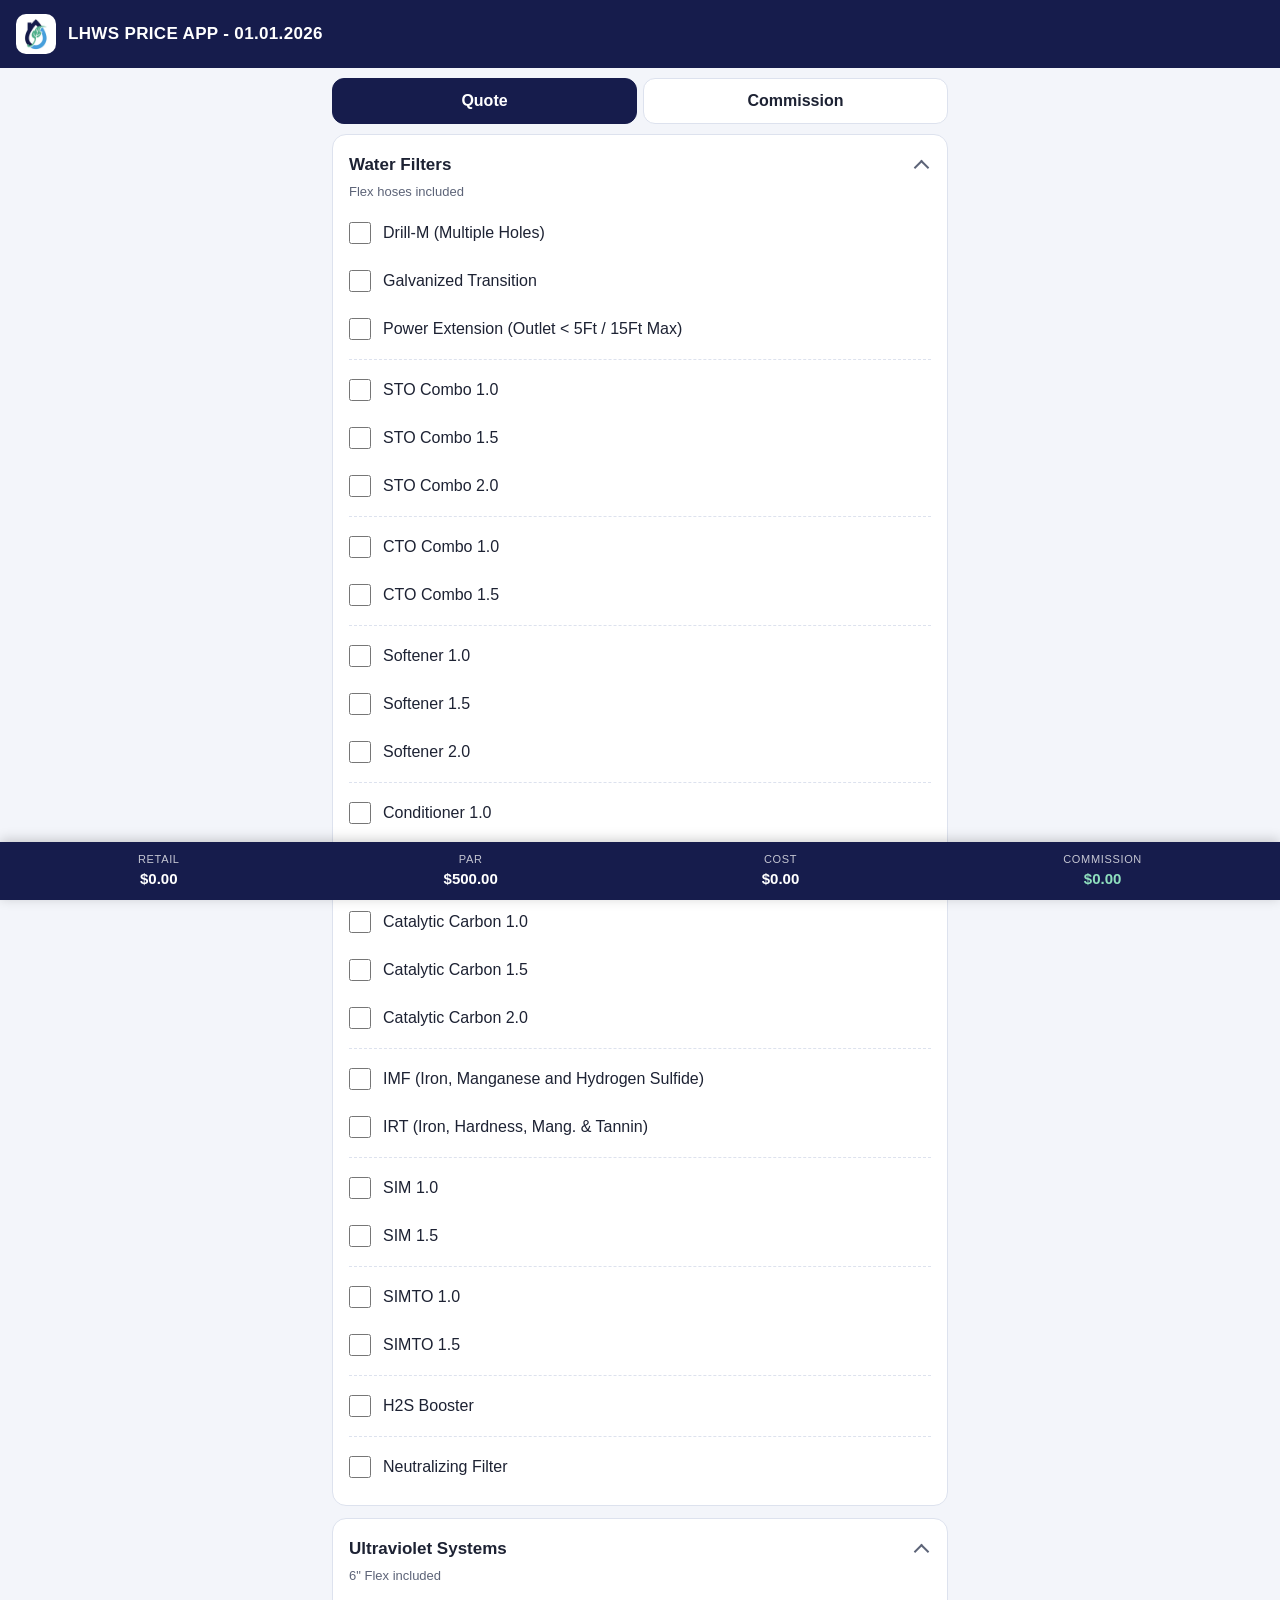
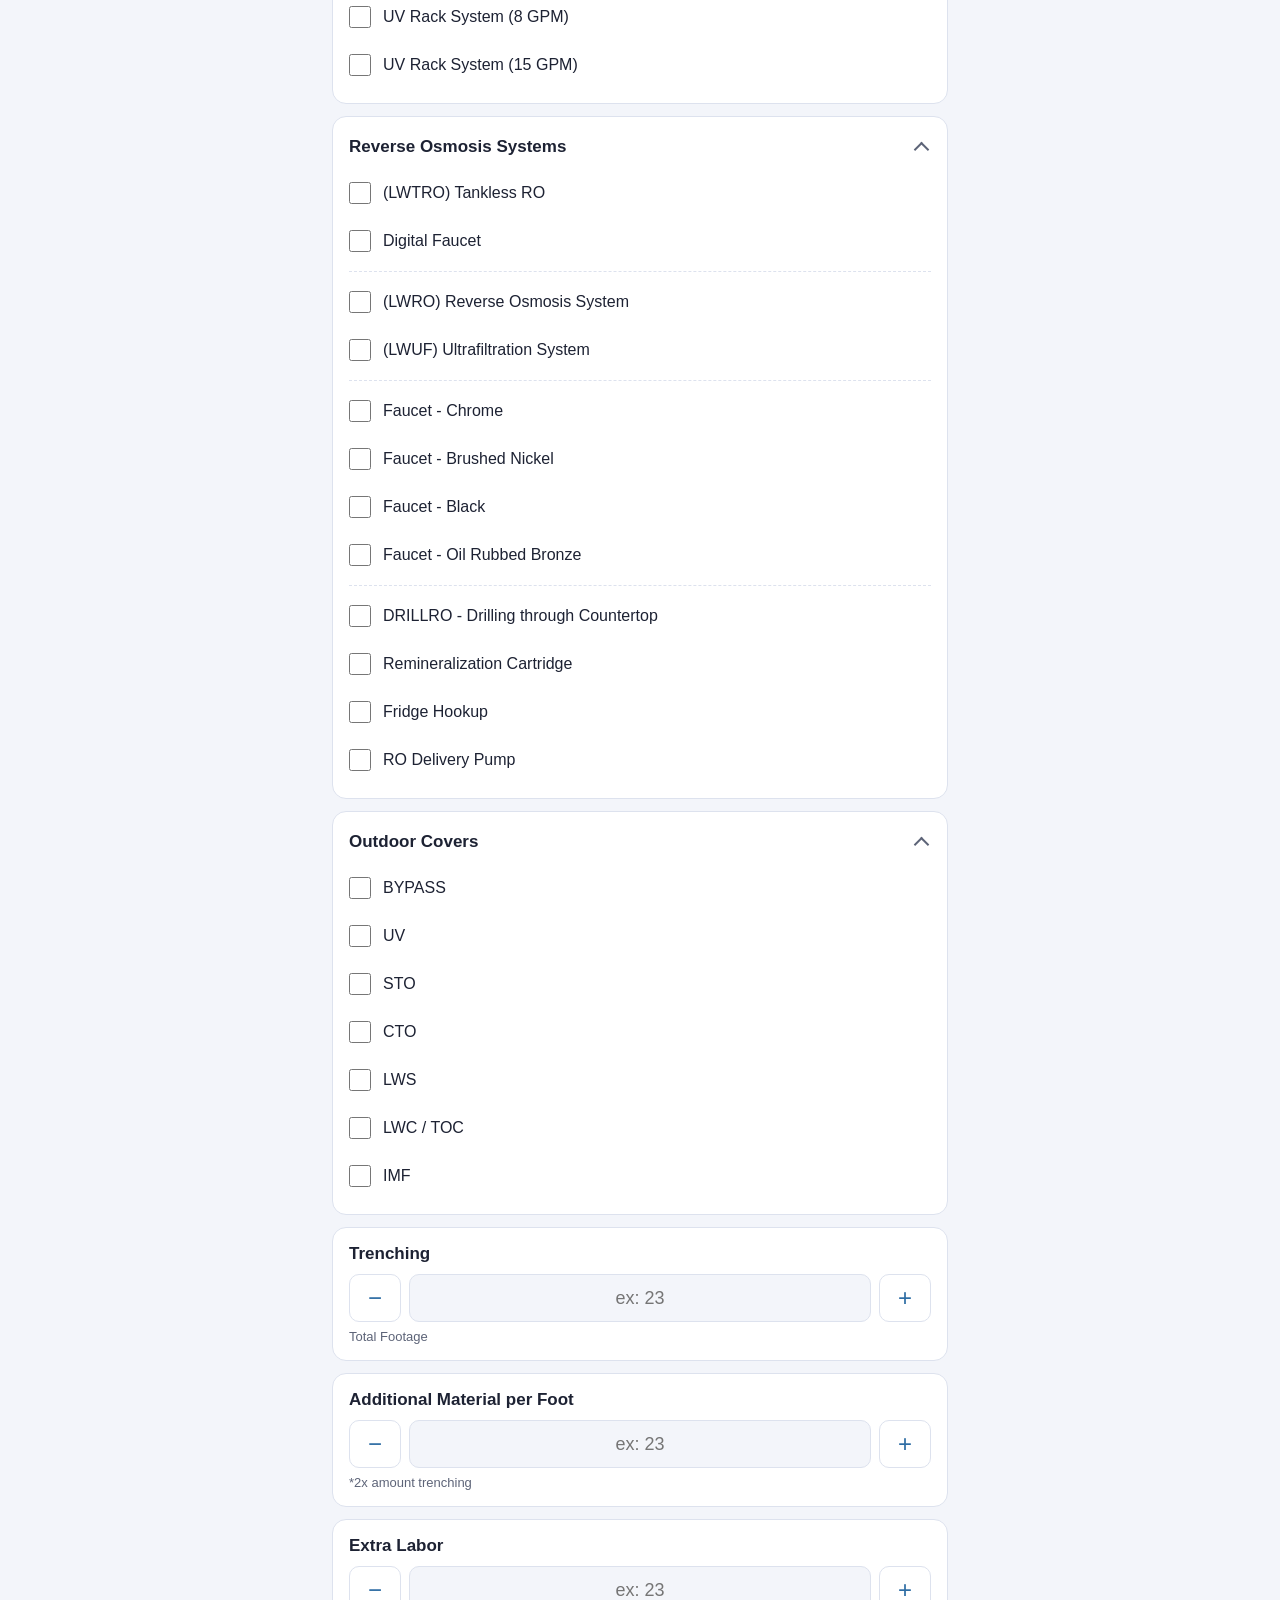
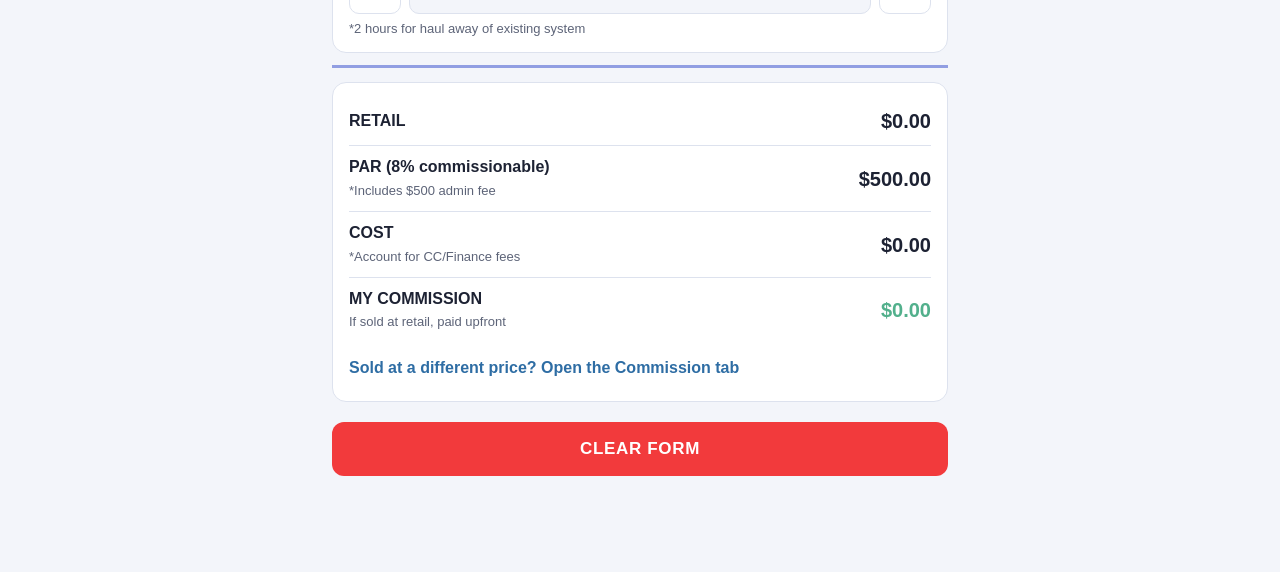
<file: index.html>
<!doctype html>
<html lang="en">
<head>
  <meta charset="utf-8">
  <meta name="viewport" content="width=device-width, initial-scale=1, viewport-fit=cover">
  <title>LHWS PRICE APP - 01.01.2026</title>
  <meta name="theme-color" content="#161c4c">
  <meta name="apple-mobile-web-app-capable" content="yes">
  <meta name="mobile-web-app-capable" content="yes">
  <meta name="apple-mobile-web-app-title" content="LHWS Price">
  <link rel="manifest" href="manifest.webmanifest">
  <link rel="icon" type="image/png" href="icons/favicon.png">
  <link rel="apple-touch-icon" href="icons/icon-180.png">
  <link rel="stylesheet" href="styles.css?v=6">
</head>
<body>
  <header class="top">
    <img src="icons/icon-192.png" alt="" width="40" height="40">
    <h1 id="title">LHWS PRICE APP - 01.01.2026</h1>
  </header>

  <nav class="tabs" role="tablist" aria-label="Screens">
    <button type="button" role="tab" id="tab-quote" aria-controls="panel-quote" aria-selected="true">Quote</button>
    <button type="button" role="tab" id="tab-comm" aria-controls="panel-comm" aria-selected="false" tabindex="-1">Commission</button>
  </nav>

  <form id="price-form" novalidate>
    <div id="panel-quote" role="tabpanel" aria-labelledby="tab-quote">
      <div id="pickers"></div>
      <div id="numbers"></div>
      <hr class="divider">
      <section class="card results" aria-label="Totals">
        <div class="result"><div><span class="r-label" id="label-retail">RETAIL</span></div><output id="out-retail">$0.00</output></div>
        <div class="result"><div><span class="r-label" id="label-par">PAR (8% commissionable)</span><span class="sub" id="sub-par">*Includes $500 admin fee</span></div><output id="out-par">$500.00</output></div>
        <div class="result"><div><span class="r-label" id="label-cost">COST</span><span class="sub" id="sub-cost">*Account for CC/Finance fees</span></div><output id="out-cost">$0.00</output></div>
        <div class="result comm-row"><div><span class="r-label">MY COMMISSION</span><span class="sub" id="sub-comm">If sold at retail</span></div><output id="out-comm">$0.00</output></div>
        <button type="button" class="link-btn" id="go-comm">Sold at a different price? Open the Commission tab</button>
      </section>
    </div>

    <div id="panel-comm" role="tabpanel" aria-labelledby="tab-comm" hidden>
      <section class="card">
        <div class="result"><div><span class="r-label">RETAIL (listed price)</span><span class="sub">Total from the Quote tab</span></div><output id="c-retail">$0.00</output></div>
        <p class="error" id="c-empty">Add items on the Quote tab first.</p>
        <label class="q-label sold-label" for="sold">Sold price</label>
        <div class="money-input"><span aria-hidden="true">$</span>
          <input type="text" id="sold" inputmode="decimal" autocomplete="off" placeholder="Same as retail" aria-describedby="sold-help sold-err">
        </div>
        <p class="sub" id="sold-help">Leave empty if you sold at the retail price.</p>
        <p class="error" id="sold-err"></p>
                <div class="quick" role="group" aria-label="Quick fill sold price">
          <button type="button" data-pct="1">Retail</button>
          <button type="button" data-pct="par">PAR</button>
          <button type="button" data-pct="cutoff">55%</button>
        </div>
        <fieldset class="pay">
          <legend class="q-label">Payment</legend>
          <div class="seg">
            <label><input type="radio" name="payment" value="upfront" checked><span>Upfront</span></label>
            <label><input type="radio" name="payment" value="financed"><span>Financing</span></label>
          </div>
          <p class="sub" id="pay-help"></p>
          <div id="down-box" hidden>
            <label class="q-label sold-label" for="down">Down payment</label>
            <div class="money-input"><span aria-hidden="true">$</span>
              <input type="text" id="down" inputmode="decimal" autocomplete="off" placeholder="0.00" aria-describedby="down-help down-err">
            </div>
            <p class="sub" id="down-help">Paid by the customer upfront. The financing % is not taken off this part.</p>
            <p class="error" id="down-err"></p>
          </div>
        </fieldset>
      </section>

      <section class="card comm-card" aria-live="polite">
        <div class="result big"><div><span class="r-label">MY COMMISSION</span><span class="sub" id="c-tier"></span></div><output id="c-amount">$0.00</output></div>
        <table class="breakdown"><tbody id="c-lines"></tbody></table>
      </section>

      <section class="card save-sale" aria-labelledby="save-title">
        <span class="q-label" id="save-title">Save this sale</span>
        <p class="sub">Keeps this commission in My sales below, on this device.</p>
        <label class="field-label" for="sale-date">Sale date</label>
        <input type="date" id="sale-date" class="text-input" aria-describedby="sale-date-err">
        <p class="error" id="sale-date-err"></p>
        <label class="field-label" for="sale-note">Customer or note (optional)</label>
        <input type="text" id="sale-note" class="text-input" autocomplete="off" maxlength="80" placeholder="e.g. Smith, 12 Oak St">
        <button type="button" class="submit save-btn" id="save-sale-btn">Save sale</button>
        <p class="status" id="save-status" role="status" aria-live="polite"></p>
      </section>

      <section class="card sales" aria-labelledby="sales-title">
        <span class="q-label" id="sales-title">My sales</span>
        <div class="sales-totals">
          <div><span>This month</span><b id="sales-month">$0.00</b></div>
          <div><span>All time</span><b id="sales-all">$0.00</b></div>
        </div>
        <p class="sub" id="sales-empty">No saved sales yet. Work out a commission above, then tap Save sale.</p>
        <ul class="sales-list" id="sales-list"></ul>
      </section>

      <section class="card">
        <span class="q-label" id="c-tiers-title">How it&#39;s paid</span>
        <ul class="tiers" id="c-tiers"></ul>
      </section>
    </div>

    <div class="actions">
      <button type="button" id="clear-btn" class="submit">CLEAR FORM</button>
    </div>
  </form>

  <div class="totals-bar" aria-hidden="true">
    <div><span>RETAIL</span><b id="bar-retail">$0.00</b></div>
    <div><span>PAR</span><b id="bar-par">$500.00</b></div>
    <div><span>COST</span><b id="bar-cost">$0.00</b></div>
    <div class="bar-comm"><span>COMMISSION</span><b id="bar-comm">$0.00</b></div>
  </div>

  <script src="form-data.js?v=7"></script>
  <script src="app.js?v=8"></script>
</body>
</html>
</file>
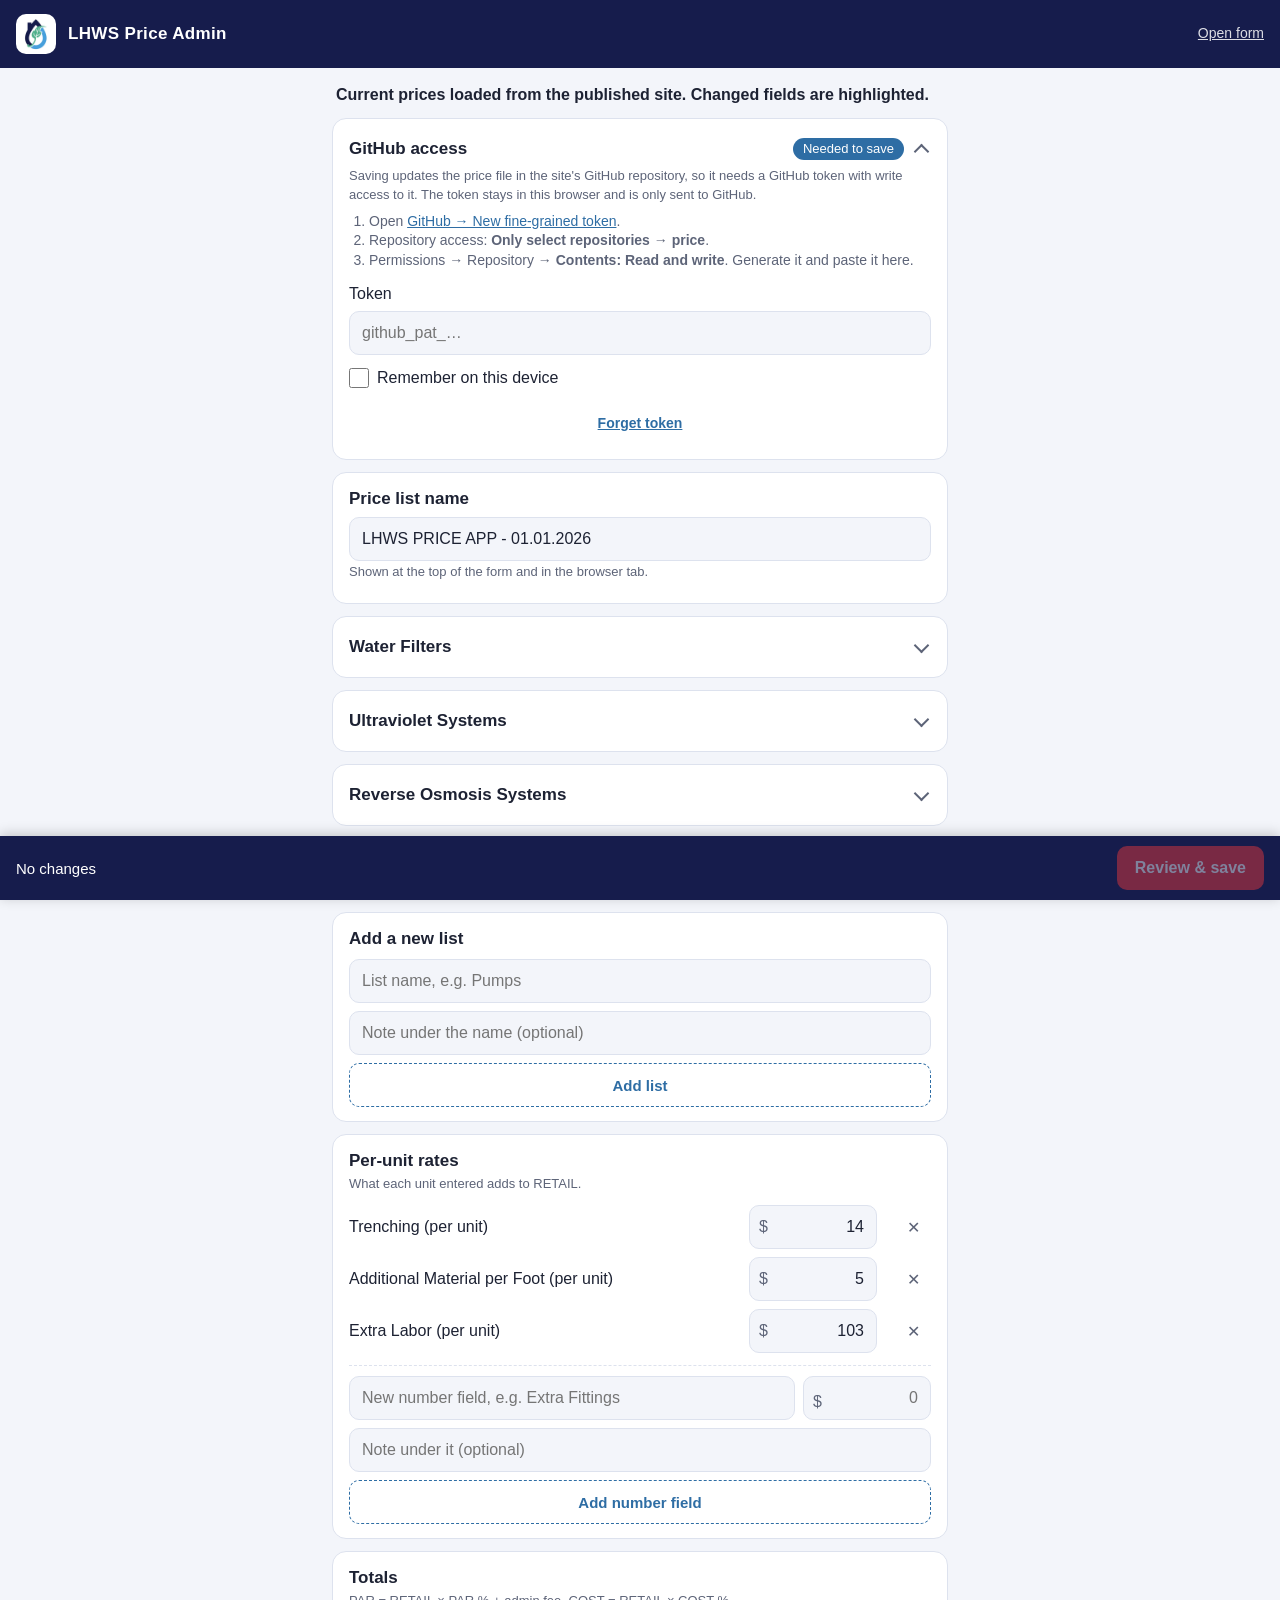
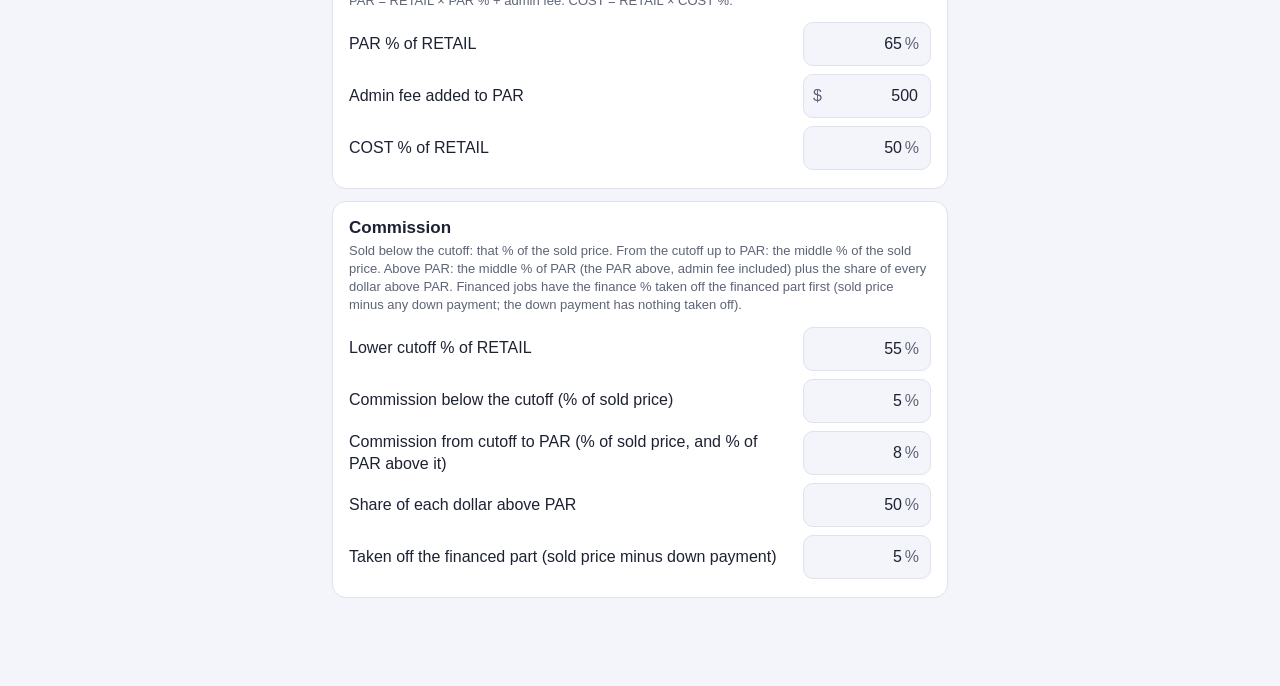
<file: admin.html>
<!doctype html>
<html lang="en">
<head>
  <meta charset="utf-8">
  <meta name="viewport" content="width=device-width, initial-scale=1, viewport-fit=cover">
  <meta name="robots" content="noindex">
  <title>LHWS Price Admin</title>
  <meta name="theme-color" content="#161c4c">
  <link rel="icon" type="image/png" href="icons/favicon.png">
  <link rel="stylesheet" href="styles.css?v=4">
  <link rel="stylesheet" href="admin.css?v=3">
</head>
<body class="admin">
  <header class="top">
    <img src="icons/icon-192.png" alt="" width="40" height="40">
    <h1>LHWS Price Admin</h1>
    <a class="top-link" href="./">Open form</a>
  </header>

  <main class="wrap">
    <p id="load-status" class="status" role="status" aria-live="polite"></p>

    <details class="card" id="access" hidden>
      <summary><span class="q-label">GitHub access</span><span class="count" id="access-state"></span></summary>
      <p class="sub">Saving updates the price file in the site's GitHub repository, so it needs a GitHub token
        with write access to it. The token stays in this browser and is only sent to GitHub.</p>
      <ol class="help">
        <li>Open <a href="https://github.com/settings/personal-access-tokens/new" target="_blank" rel="noopener">GitHub → New fine-grained token</a>.</li>
        <li>Repository access: <b>Only select repositories</b> → <b>price</b>.</li>
        <li>Permissions → Repository → <b>Contents: Read and write</b>. Generate it and paste it here.</li>
      </ol>
      <label class="field">
        <span>Token</span>
        <input type="password" id="token" autocomplete="off" spellcheck="false" placeholder="github_pat_…">
      </label>
      <label class="check"><input type="checkbox" id="remember"> Remember on this device</label>
      <button type="button" class="link-btn" id="forget">Forget token</button>
    </details>

    <form id="admin-form" novalidate hidden>
      <section class="card">
        <label class="field">
          <span class="q-label">Price list name</span>
          <input type="text" id="title" autocomplete="off">
        </label>
        <p class="error" id="title-error"></p>
        <p class="sub">Shown at the top of the form and in the browser tab.</p>
      </section>
      <div id="pickers"></div>
      <section class="card" id="numbers">
        <span class="q-label">Per-unit rates</span>
        <p class="sub">What each unit entered adds to RETAIL.</p>
        <div id="number-rows"></div>
      </section>
      <section class="card" id="calc">
        <span class="q-label">Totals</span>
        <p class="sub">PAR = RETAIL × PAR % + admin fee. COST = RETAIL × COST %.</p>
        <div id="calc-rows"></div>
      </section>
      <section class="card" id="commission">
        <span class="q-label">Commission</span>
        <p class="sub">Sold below the cutoff: that % of the sold price. From the cutoff up to PAR: the middle % of the
          sold price. Above PAR: the middle % of PAR (the PAR above, admin fee included) plus the share of every dollar above PAR. Financed jobs have the finance % taken off the financed part first (sold price minus any down payment; the down payment has nothing taken off).</p>
        <div id="comm-rows"></div>
      </section>
    </form>

    <section class="card review" id="review" hidden>
      <span class="q-label">Review changes</span>
      <ul id="change-list"></ul>
      <p id="save-status" class="status" role="status" aria-live="polite"></p>
      <button type="button" class="submit save" id="save-btn">Save to site</button>
      <button type="button" class="secondary" id="download-btn">Download form-data.js instead</button>
      <button type="button" class="link-btn" id="undo-btn">Undo all changes</button>
    </section>
  </main>

  <div class="totals-bar admin-bar" id="admin-bar" hidden>
    <span id="change-count">No changes</span>
    <button type="button" id="review-btn" disabled>Review &amp; save</button>
  </div>

  <script src="form-data-writer.js?v=4"></script>
  <script src="admin.js?v=8"></script>
</body>
</html>
</file>
<file: styles.css>
:root {
  --navy: #161c4c;
  --blue: #2e6da4;
  --green: #52b08c;
  --red: #f23a3c;
  --bg: #f3f5fa;
  --card: #ffffff;
  --text: #1d2233;
  --muted: #5d6478;
  --line: #dde2ee;
  --tick: #e8f1fb;
  color-scheme: light;
}

@media (prefers-color-scheme: dark) {
  :root {
    --bg: #0f1224;
    --card: #1a1f38;
    --text: #eef0f7;
    --muted: #a3aac2;
    --line: #2d3458;
    --tick: #22305a;
    --blue: #6aa6e0;
    color-scheme: dark;
  }
}

* { box-sizing: border-box; }

body {
  margin: 0;
  background: var(--bg);
  color: var(--text);
  font: 16px/1.4 -apple-system, BlinkMacSystemFont, "Segoe UI", Roboto, Helvetica, Arial, sans-serif;
  padding-bottom: calc(76px + env(safe-area-inset-bottom));
  -webkit-text-size-adjust: 100%;
}

.top {
  display: flex;
  align-items: center;
  gap: 12px;
  padding: 14px 16px;
  padding-top: calc(14px + env(safe-area-inset-top));
  background: var(--navy);
  color: #fff;
}
.top img { border-radius: 10px; background: #fff; }
.top h1 { font-size: 17px; margin: 0; letter-spacing: .02em; }

form { max-width: 640px; margin: 0 auto; padding: 12px 12px 0; }

.card {
  background: var(--card);
  border: 1px solid var(--line);
  border-radius: 14px;
  padding: 14px 16px;
  margin-bottom: 12px;
}

details.card > summary {
  list-style: none;
  display: flex;
  align-items: center;
  justify-content: space-between;
  cursor: pointer;
  min-height: 32px;
}
details.card > summary::-webkit-details-marker { display: none; }
details.card > summary::after {
  content: "";
  width: 9px; height: 9px;
  border-right: 2px solid var(--muted);
  border-bottom: 2px solid var(--muted);
  transform: rotate(45deg);
  margin: 0 4px 4px 12px;
  transition: transform .15s;
}
details.card[open] > summary::after { transform: rotate(-135deg); margin-bottom: -4px; }

.q-label { font-weight: 650; font-size: 17px; display: block; }
.count { margin-left: auto; font-size: 13px; color: #fff; background: var(--blue); border-radius: 999px; padding: 2px 10px; }
.count:empty { display: none; }
.sub { color: var(--muted); font-size: 13px; margin: 2px 0 8px; }

.options { margin-top: 6px; }
.group + .group { border-top: 1px dashed var(--line); margin-top: 6px; padding-top: 6px; }

.option {
  display: flex;
  align-items: center;
  gap: 12px;
  min-height: 48px;
  padding: 8px 10px;
  margin: 0 -10px;
  border-radius: 10px;
  cursor: pointer;
  -webkit-tap-highlight-color: transparent;
}
.option:has(input:checked) { background: var(--tick); font-weight: 600; }
.option input { width: 22px; height: 22px; flex: none; accent-color: var(--blue); margin: 0; }

.number .q-label { margin-bottom: 8px; }
.stepper { display: flex; gap: 8px; }
.stepper input {
  flex: 1;
  min-width: 0;
  height: 48px;
  font-size: 18px;
  text-align: center;
  border: 1px solid var(--line);
  border-radius: 10px;
  background: var(--bg);
  color: var(--text);
}
.stepper input[aria-invalid="true"] { border-color: var(--red); }
.step {
  width: 52px; height: 48px;
  flex: none;
  font-size: 24px;
  border: 1px solid var(--line);
  border-radius: 10px;
  background: var(--card);
  color: var(--blue);
  cursor: pointer;
}
.number .sub { margin: 6px 0 0; }
.error { color: var(--red); font-size: 13px; margin: 4px 0 0; }
.error:empty { display: none; }

.divider { border: 0; border-top: 3px solid #919ee2; margin: 10px 0 14px; }

.results .result {
  display: flex;
  align-items: center;
  justify-content: space-between;
  gap: 12px;
  padding: 10px 0;
}
.results .result + .result { border-top: 1px solid var(--line); }
.r-label { font-weight: 650; display: block; }
.results .sub { margin: 0; }
output { font-size: 20px; font-weight: 700; font-variant-numeric: tabular-nums; white-space: nowrap; }

.actions { text-align: center; padding: 8px 0 20px; }
.submit {
  width: 100%;
  height: 54px;
  border: 0;
  border-radius: 12px;
  background: var(--red);
  color: #fff;
  font-size: 17px;
  font-weight: 700;
  letter-spacing: .04em;
  cursor: pointer;
}
.submit:disabled { opacity: .6; }
.hint { color: var(--muted); font-size: 13px; margin: 8px 0 0; }
.status { margin: 10px 0 0; font-weight: 600; }
.status.ok { color: var(--green); }
.status.bad { color: var(--red); }

.totals-bar {
  position: fixed;
  left: 0; right: 0; bottom: 0;
  display: flex;
  justify-content: space-around;
  gap: 4px;
  padding: 10px 8px calc(10px + env(safe-area-inset-bottom));
  background: var(--navy);
  color: #fff;
  box-shadow: 0 -2px 12px rgba(0, 0, 0, .2);
}
.totals-bar div { text-align: center; min-width: 0; }
.totals-bar span { display: block; font-size: 11px; opacity: .75; letter-spacing: .06em; }
.totals-bar b { font-size: 16px; font-variant-numeric: tabular-nums; }

.stepper input::-webkit-outer-spin-button,
.stepper input::-webkit-inner-spin-button { -webkit-appearance: none; margin: 0; }
.stepper input[type=number] { -moz-appearance: textfield; appearance: textfield; }

/* ---- Tabs ---- */
.tabs {
  position: sticky; top: 0; z-index: 5;
  display: flex; gap: 6px;
  max-width: 640px; margin: 0 auto;
  padding: 10px 12px;
  background: var(--bg);
}
.tabs button {
  flex: 1; min-height: 46px;
  border: 1px solid var(--line); border-radius: 12px;
  background: var(--card); color: var(--text);
  font: inherit; font-weight: 650; cursor: pointer;
}
.tabs button[aria-selected="true"] { background: var(--navy); border-color: var(--navy); color: #fff; }
@media (prefers-color-scheme: dark) {
  .tabs button[aria-selected="true"] { background: var(--blue); border-color: var(--blue); color: #0f1224; }
}
form { padding-top: 0; }
[hidden] { display: none !important; }

/* ---- Quantity on picked options ---- */
.option-row { display: flex; align-items: center; gap: 8px; flex-wrap: wrap; }
.option-row .option { flex: 1 1 200px; }
.qty { display: flex; align-items: center; gap: 6px; margin-left: auto; padding: 2px 0 6px; }
.qty-label { font-size: 13px; color: var(--muted); }
.qty .step { width: 44px; height: 44px; font-size: 22px; }
.qty-input {
  width: 52px; height: 44px; text-align: center; font-size: 17px;
  border: 1px solid var(--line); border-radius: 10px; background: var(--bg); color: var(--text);
  -moz-appearance: textfield; appearance: textfield;
}
.qty-input::-webkit-outer-spin-button, .qty-input::-webkit-inner-spin-button { -webkit-appearance: none; margin: 0; }

/* ---- Commission ---- */
.comm-row output { color: var(--green); }
.link-btn {
  background: none; border: 0; padding: 10px 0 2px; min-height: 44px;
  color: var(--blue); font: inherit; font-weight: 600; text-align: left; cursor: pointer;
}
.sold-label { margin-top: 14px; }
.money-input {
  display: flex; align-items: center; gap: 6px; margin-top: 8px;
  border: 1px solid var(--line); border-radius: 10px; background: var(--bg); padding: 0 12px;
}
.money-input:focus-within { border-color: var(--blue); }
.money-input span { font-size: 20px; color: var(--muted); }
.money-input input {
  flex: 1; min-width: 0; height: 52px; border: 0; outline: 0; background: transparent;
  color: var(--text); font-size: 20px; font-variant-numeric: tabular-nums;
}
.money-input:has(input[aria-invalid="true"]) { border-color: var(--red); }
.quick { display: flex; gap: 8px; margin-top: 10px; }
.quick button {
  flex: 1; min-height: 44px; border: 1px solid var(--line); border-radius: 10px;
  background: var(--card); color: var(--blue); font: inherit; font-weight: 600; cursor: pointer;
}
.result.big output { font-size: 28px; color: var(--green); }
.comm-card .result { display: flex; align-items: center; justify-content: space-between; gap: 12px; }
.breakdown { width: 100%; border-collapse: collapse; margin-top: 8px; font-size: 15px; }
.breakdown td { padding: 8px 0; border-top: 1px solid var(--line); }
.breakdown td.num { text-align: right; font-variant-numeric: tabular-nums; white-space: nowrap; padding-left: 12px; }
.breakdown tr.total td { font-weight: 700; border-top: 2px solid var(--text); }
.tiers { margin: 8px 0 0; padding-left: 20px; color: var(--muted); }
.tiers li { margin: 6px 0; }
.tiers li.current { color: var(--text); font-weight: 650; }
#panel-comm .card > .result { display: flex; align-items: center; justify-content: space-between; gap: 12px; }

/* Four totals in the bar: shrink a little on narrow phones. */
.totals-bar b { font-size: 15px; }
.bar-comm b { color: #8fe0be; }
@media (max-width: 380px) {
  .totals-bar { gap: 2px; padding-left: 4px; padding-right: 4px; }
  .totals-bar span { font-size: 9.5px; letter-spacing: .02em; }
  .totals-bar b { font-size: 12.5px; }
}

/* ---- Payment: upfront or financing ---- */
.pay { border: 0; margin: 14px 0 0; padding: 0; min-width: 0; }
.pay legend { padding: 0; margin-bottom: 8px; }
.seg { display: flex; gap: 6px; padding: 4px; border-radius: 12px; background: var(--bg); border: 1px solid var(--line); }
.seg label { flex: 1; position: relative; cursor: pointer; }
.seg input { position: absolute; opacity: 0; width: 1px; height: 1px; }
.seg span {
  display: flex; align-items: center; justify-content: center; min-height: 44px;
  border-radius: 9px; font-weight: 650; color: var(--muted);
}
.seg input:checked + span { background: var(--card); color: var(--text); box-shadow: 0 1px 3px rgba(0, 0, 0, .15); }
.seg input:focus-visible + span { outline: 3px solid var(--blue); outline-offset: 1px; }
.pay .sub { margin-top: 6px; }
.breakdown tr.sub-total td { font-weight: 650; }

/* ---- Save this sale / My sales ---- */
.field-label { display: block; font-weight: 600; font-size: 15px; margin: 12px 0 6px; }
.text-input {
  width: 100%; min-height: 48px; padding: 10px 12px; font: inherit; font-size: 17px;
  border: 1px solid var(--line); border-radius: 10px; background: var(--bg); color: var(--text);
}
.text-input:focus { border-color: var(--blue); outline: none; }
.save-btn { margin-top: 14px; background: var(--blue); }
.sales-totals { display: grid; grid-template-columns: 1fr 1fr; gap: 8px; margin: 10px 0 4px; }
.sales-totals div { background: var(--bg); border-radius: 10px; padding: 10px 12px; }
.sales-totals span { display: block; font-size: 12px; color: var(--muted); letter-spacing: .04em; text-transform: uppercase; }
.sales-totals b { font-size: 20px; color: var(--green); font-variant-numeric: tabular-nums; }
.sales-list { list-style: none; margin: 8px 0 0; padding: 0; }
.sales-list li { border-top: 1px solid var(--line); padding: 12px 0; }
.sale-top { display: flex; justify-content: space-between; align-items: baseline; gap: 12px; }
.sale-date { font-weight: 650; min-width: 0; overflow-wrap: anywhere; }
.sale-comm { color: var(--green); font-size: 18px; font-variant-numeric: tabular-nums; white-space: nowrap; }
.sales-list .sub { margin: 4px 0 0; }
.sale-items { margin: 4px 0 0; font-size: 13px; color: var(--muted); }
.del-btn {
  margin-top: 8px; min-height: 40px; padding: 6px 14px; border-radius: 10px; cursor: pointer;
  border: 1px solid var(--line); background: transparent; color: var(--red); font: inherit; font-size: 14px; font-weight: 600;
}
.del-btn.armed { background: var(--red); border-color: var(--red); color: #fff; }
</file>
<file: admin.css>
/* Admin page additions on top of styles.css. */
[hidden] { display: none !important; }
.top .top-link { margin-left: auto; color: #fff; font-size: 14px; opacity: .85; }
.wrap { max-width: 640px; margin: 0 auto; padding: 12px 12px 0; }
.wrap form { padding: 0; }
.wrap > .status { margin: 4px 4px 12px; }

.field { display: block; }
.field > span { display: block; margin-bottom: 6px; }
.field input, .price input {
  width: 100%;
  height: 44px;
  font-size: 16px;
  padding: 0 12px;
  border: 1px solid var(--line);
  border-radius: 10px;
  background: var(--bg);
  color: var(--text);
}
.check { display: flex; align-items: center; gap: 8px; margin: 12px 0 4px; }
.check input { width: 20px; height: 20px; accent-color: var(--blue); margin: 0; }
.help { color: var(--muted); font-size: 14px; padding-left: 20px; margin: 0 0 12px; }
.help a { color: var(--blue); }
#access .count.ok { background: var(--green); }

.price {
  display: flex;
  align-items: center;
  justify-content: space-between;
  gap: 12px;
  min-height: 52px;
  padding: 4px 0;
}
.price > label { flex: 1; min-width: 0; }
.price .was { display: block; color: var(--muted); font-size: 12px; }
.price .was:empty { display: none; }
.money { position: relative; flex: none; width: 128px; }
.money input { text-align: right; font-variant-numeric: tabular-nums; padding-left: 24px; }
.money::before {
  position: absolute; left: 10px; top: 50%; transform: translateY(-50%);
  color: var(--muted); pointer-events: none;
}
.money.dollar::before { content: "$"; }
.money.percent input { padding-left: 12px; padding-right: 28px; }
.money.percent::after {
  content: "%"; position: absolute; right: 12px; top: 50%; transform: translateY(-50%); color: var(--muted);
}
.price input.changed { border-color: var(--blue); background: var(--tick); font-weight: 650; }
.price input[aria-invalid="true"] { border-color: var(--red); }
.price .error { flex-basis: 100%; }
.price-row { display: flex; flex-wrap: wrap; }

.review ul { padding-left: 20px; margin: 8px 0 12px; }
.review li { margin: 4px 0; }
.review .save { background: var(--blue); }
.secondary {
  width: 100%; height: 48px; margin-top: 10px;
  border: 1px solid var(--line); border-radius: 12px;
  background: var(--card); color: var(--blue); font-size: 16px; font-weight: 600; cursor: pointer;
}
.link-btn {
  display: block; margin: 12px auto 0; padding: 6px;
  border: 0; background: none; color: var(--blue); font-size: 14px; text-decoration: underline; cursor: pointer;
}

.admin-bar { align-items: center; justify-content: space-between; padding-left: 16px; padding-right: 16px; }
.admin-bar span { display: inline; font-size: 15px; opacity: 1; letter-spacing: 0; }
.admin-bar button {
  height: 44px; padding: 0 18px; border: 0; border-radius: 10px;
  background: var(--red); color: #fff; font-size: 16px; font-weight: 700; cursor: pointer;
}
.admin-bar button:disabled { opacity: .45; cursor: default; }

.remove {
  flex: none; width: 36px; height: 36px; margin-left: 6px;
  border: 0; border-radius: 8px; background: none; color: var(--muted); font-size: 16px; cursor: pointer;
}
.remove:hover { background: var(--tick); color: var(--red); }
.add-form { border-top: 1px dashed var(--line); margin-top: 8px; padding-top: 10px; }
.card.add-form { border-top: 1px solid var(--line); margin-top: 0; padding-top: 14px; }
.add-form input[type=text] {
  width: 100%; min-width: 0; height: 44px; font-size: 16px; padding: 0 12px; margin-bottom: 8px;
  border: 1px solid var(--line); border-radius: 10px; background: var(--bg); color: var(--text);
}
.add-line { display: flex; gap: 8px; }
.add-line input[type=text] { flex: 1; }
.add-form .money input {
  width: 100%; height: 44px; font-size: 16px; padding: 0 12px 0 24px; text-align: right;
  border: 1px solid var(--line); border-radius: 10px; background: var(--bg); color: var(--text);
}
.add-btn {
  width: 100%; height: 44px; border: 1px dashed var(--blue); border-radius: 10px;
  background: none; color: var(--blue); font-size: 15px; font-weight: 600; cursor: pointer;
}
.link-btn.danger { color: var(--red); }
.add-form .q-label { margin-bottom: 8px; }
.money input::-webkit-outer-spin-button,
.money input::-webkit-inner-spin-button { -webkit-appearance: none; margin: 0; }
.money input[type=number] { -moz-appearance: textfield; appearance: textfield; }
</file>
